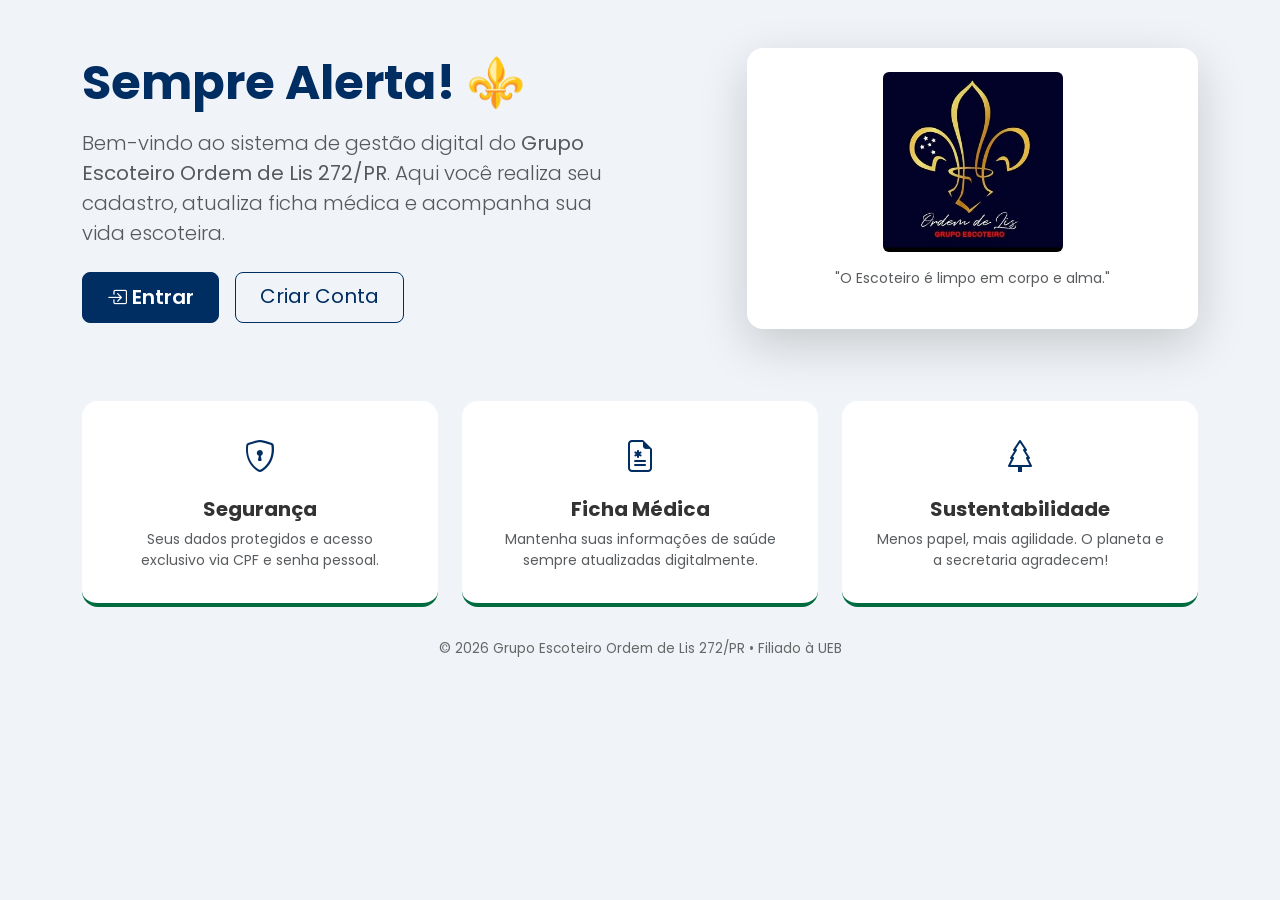
<file: index.html>
<!doctype html>
<html lang="pt-br">

<head>
  <meta charset="utf-8" />
  <meta name="viewport" content="width=device-width, initial-scale=1" />
  <title>Ordem de Lis 272/PR — Cadastro Digital</title>

  <!-- Bootstrap 5 CSS -->
  <link href="https://cdn.jsdelivr.net/npm/bootstrap@5.3.3/dist/css/bootstrap.min.css" rel="stylesheet">
  <!-- Ícones Bootstrap -->
  <link rel="stylesheet" href="https://cdn.jsdelivr.net/npm/bootstrap-icons@1.11.3/font/bootstrap-icons.min.css">
  <!-- CSS Personalizado (Tema Escoteiro) -->
  <link href="css/style.css" rel="stylesheet">

  <!-- Redireciona automaticamente para login após alguns segundos (comentado p/ testar layout) -->
  <!-- <meta http-equiv="refresh" content="6;url=login.html"> -->
</head>

<body>

  <div class="container py-5">
    <div class="row justify-content-center align-items-center">

      <!-- Lado Esquerdo: Boas vindas / Intro -->
      <div class="col-12 col-lg-6 mb-4 mb-lg-0 text-center text-lg-start">
        <img src="imagens/logo.jpg" alt="Logo Ordem de Lis" class="brand-logo-img mb-4 d-inline-block d-lg-none">

        <h1 class="display-5 fw-bold text-scout-blue mb-3">Sempre Alerta! ⚜️</h1>
        <p class="lead text-muted mb-4">
          Bem-vindo ao sistema de gestão digital do <strong>Grupo Escoteiro Ordem de Lis 272/PR</strong>.
          Aqui você realiza seu cadastro, atualiza ficha médica e acompanha sua vida escoteira.
        </p>

        <div class="d-grid gap-3 d-sm-flex justify-content-center justify-content-lg-start">
          <a href="login.html" class="btn btn-primary btn-lg px-4 gap-3">
            <i class="bi bi-box-arrow-in-right"></i> Entrar
          </a>
          <a href="registrar.html" class="btn btn-outline-primary btn-lg px-4">
            Criar Conta
          </a>
        </div>
      </div>

      <!-- Lado Direito: Card / Imagem (usando Card por enquanto) -->
      <div class="col-12 col-lg-5 offset-lg-1">
        <div class="card shadow-lg bg-white">
          <div class="card-body p-4 text-center">
            <img src="imagens/logo.jpg" alt="Logo Ordem de Lis" class="img-fluid rounded mb-3"
              style="max-height: 180px;">
            <p class="small text-muted">
              "O Escoteiro é limpo em corpo e alma."
            </p>
          </div>
        </div>
      </div>

    </div>

    <!-- Features Section -->
    <div class="row g-4 mt-5">
      <div class="col-12 col-md-4">
        <div class="feature-box text-center">
          <div class="feature-icon"><i class="bi bi-shield-lock"></i></div>
          <h5 class="fw-bold">Segurança</h5>
          <p class="small text-muted mb-0">Seus dados protegidos e acesso exclusivo via CPF e senha pessoal.</p>
        </div>
      </div>
      <div class="col-12 col-md-4">
        <div class="feature-box text-center">
          <div class="feature-icon"><i class="bi bi-file-earmark-medical"></i></div>
          <h5 class="fw-bold">Ficha Médica</h5>
          <p class="small text-muted mb-0">Mantenha suas informações de saúde sempre atualizadas digitalmente.</p>
        </div>
      </div>
      <div class="col-12 col-md-4">
        <div class="feature-box text-center">
          <div class="feature-icon"><i class="bi bi-tree"></i></div>
          <h5 class="fw-bold">Sustentabilidade</h5>
          <p class="small text-muted mb-0">Menos papel, mais agilidade. O planeta e a secretaria agradecem!</p>
        </div>
      </div>
    </div>

    <div class="text-center footer-text">
      © <span id="ano"></span> Grupo Escoteiro Ordem de Lis 272/PR • Filiado à UEB
    </div>
  </div>

  <script src="https://cdn.jsdelivr.net/npm/bootstrap@5.3.3/dist/js/bootstrap.bundle.min.js"></script>
  <script>
    document.getElementById('ano').textContent = new Date().getFullYear();
  </script>
</body>

</html>
</file>
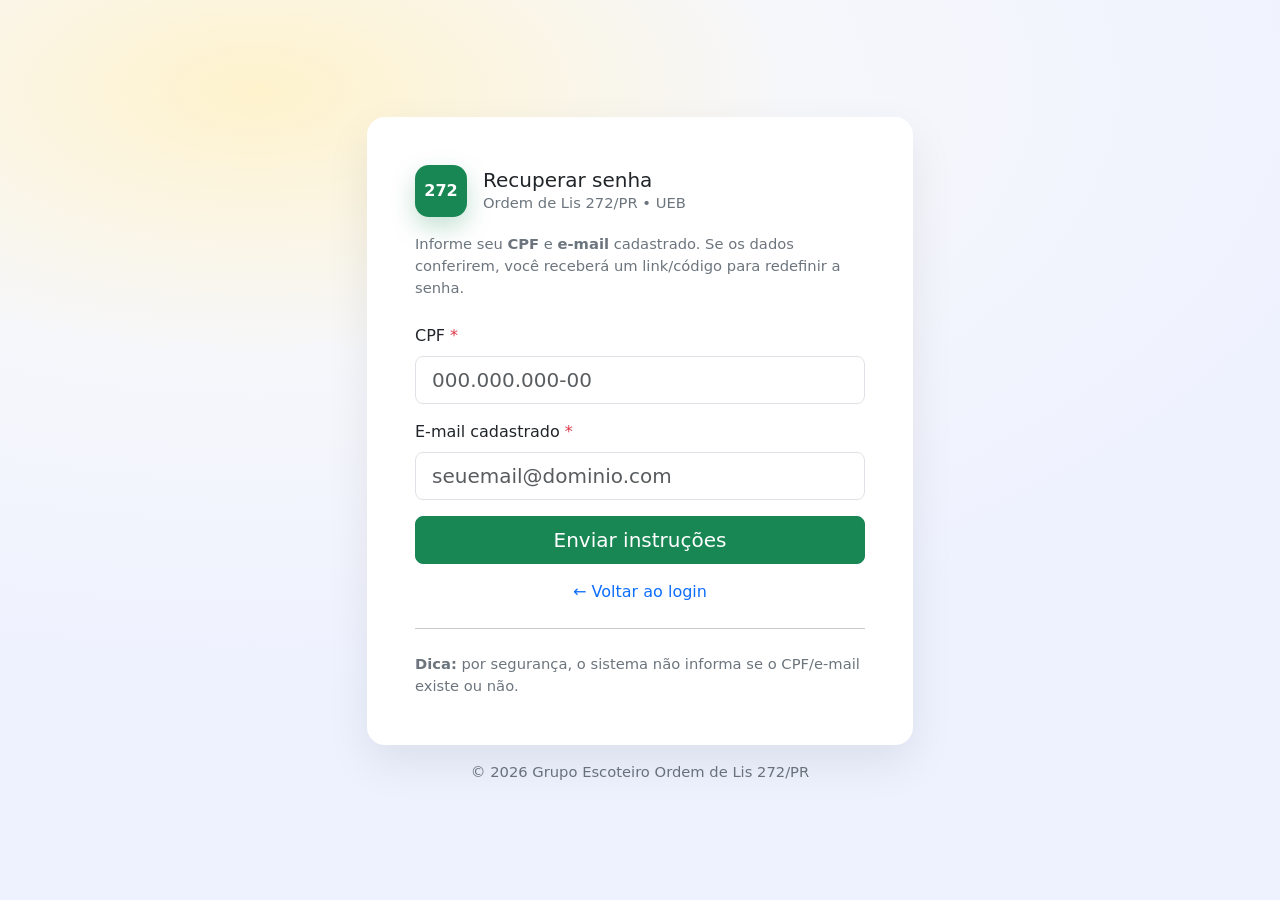
<file: esqueci_senha.html>
<!doctype html>
<html lang="pt-br">

<head>
  <meta charset="utf-8" />
  <meta name="viewport" content="width=device-width, initial-scale=1" />
  <title>Recuperar senha — Ordem de Lis 272/PR</title>

  <link href="https://cdn.jsdelivr.net/npm/bootstrap@5.3.3/dist/css/bootstrap.min.css" rel="stylesheet">

  <style>
    body {
      min-height: 100vh;
      background: radial-gradient(1200px 600px at 20% 10%, #fff3cd 0%, #f6f7fb 45%, #eef2ff 100%);
      display: flex;
      align-items: center;
    }

    .brand-badge {
      width: 52px;
      height: 52px;
      border-radius: 14px;
      display: flex;
      align-items: center;
      justify-content: center;
      background: #198754;
      color: #fff;
      font-weight: 800;
      box-shadow: 0 10px 25px rgba(25, 135, 84, .25);
    }

    .card {
      border: 0;
      border-radius: 18px;
      box-shadow: 0 18px 45px rgba(0, 0, 0, .08);
    }

    .small-muted {
      color: #6c757d;
      font-size: .92rem;
    }

    .req::after {
      content: " *";
      color: #dc3545;
    }
  </style>
</head>

<body>
  <div class="container">
    <div class="row justify-content-center">
      <div class="col-12 col-sm-10 col-md-7 col-lg-6">

        <div class="card">
          <div class="card-body p-4 p-md-5">

            <div class="d-flex align-items-center gap-3 mb-3">
              <div class="brand-badge">272</div>
              <div>
                <div class="h5 mb-0">Recuperar senha</div>
                <div class="small-muted">Ordem de Lis 272/PR • UEB</div>
              </div>
            </div>

            <p class="small-muted mb-4">
              Informe seu <strong>CPF</strong> e <strong>e-mail</strong> cadastrado.
              Se os dados conferirem, você receberá um link/código para redefinir a senha.
            </p>

            <div id="alertaErro" class="alert alert-danger d-none" role="alert"></div>
            <div id="alertaOk" class="alert alert-success d-none" role="alert">
              ✅ Se os dados existirem no cadastro, enviaremos as instruções para o seu e-mail.
              <div class="mt-2">
                <a class="btn btn-outline-success btn-sm" href="redefinir_senha.html">Já tenho o código/token</a>
              </div>
            </div>

            <!-- Quando integrar com PHP: action="recuperar_senha.php" -->
            <form id="formRecuperar" action="recuperar_senha.php" method="post" novalidate>


              <div class="mb-3">
                <label class="form-label req" for="cpf">CPF</label>
                <input class="form-control form-control-lg" id="cpf" name="cpf" inputmode="numeric"
                  autocomplete="username" placeholder="000.000.000-00" maxlength="14" required />
                <div class="invalid-feedback">Informe um CPF válido.</div>
              </div>

              <div class="mb-3">
                <label class="form-label req" for="email">E-mail cadastrado</label>
                <input class="form-control form-control-lg" id="email" name="email" type="email" autocomplete="email"
                  placeholder="seuemail@dominio.com" required />
                <div class="invalid-feedback">Informe um e-mail válido.</div>
              </div>

              <button class="btn btn-success btn-lg w-100" type="submit">Enviar instruções</button>

              <div class="text-center mt-3">
                <a class="link-primary text-decoration-none" href="login.html">← Voltar ao login</a>
              </div>

              <hr class="my-4">

              <div class="small-muted">
                <strong>Dica:</strong> por segurança, o sistema não informa se o CPF/e-mail existe ou não.
              </div>

            </form>
          </div>
        </div>

        <div class="text-center small-muted mt-3">
          © <span id="ano"></span> Grupo Escoteiro Ordem de Lis 272/PR
        </div>

      </div>
    </div>
  </div>

  <script>
    document.getElementById('ano').textContent = new Date().getFullYear();

    // Máscara CPF
    const cpf = document.getElementById('cpf');
    cpf.addEventListener('input', () => {
      let v = cpf.value.replace(/\D/g, '').slice(0, 11);
      v = v.replace(/(\d{3})(\d)/, '$1.$2');
      v = v.replace(/(\d{3})(\d)/, '$1.$2');
      v = v.replace(/(\d{3})(\d{1,2})$/, '$1-$2');
      cpf.value = v;
    });

    function cpfValido(cpfStr) {
      const s = (cpfStr || '').replace(/\D/g, '');
      if (s.length !== 11) return false;
      if (/^(\d)\1+$/.test(s)) return false;

      let soma = 0, resto = 0;

      for (let i = 1; i <= 9; i++) soma += parseInt(s.substring(i - 1, i)) * (11 - i);
      resto = (soma * 10) % 11;
      if (resto === 10 || resto === 11) resto = 0;
      if (resto !== parseInt(s.substring(9, 10))) return false;

      soma = 0;
      for (let i = 1; i <= 10; i++) soma += parseInt(s.substring(i - 1, i)) * (12 - i);
      resto = (soma * 10) % 11;
      if (resto === 10 || resto === 11) resto = 0;
      if (resto !== parseInt(s.substring(10, 11))) return false;

      return true;
    }

    const form = document.getElementById('formRecuperar');
    const email = document.getElementById('email');
    const alertaOk = document.getElementById('alertaOk');
    const alertaErro = document.getElementById('alertaErro');

    form.addEventListener('submit', (e) => {
      e.preventDefault();

      const cpfOk = cpfValido(cpf.value);
      const emailOk = (email.value || '').trim().length > 3 && email.checkValidity();

      cpf.classList.toggle('is-invalid', !cpfOk);
      email.classList.toggle('is-invalid', !emailOk);

      alertaErro.classList.add('d-none');
      alertaOk.classList.add('d-none');

      if (!cpfOk || !emailOk) {
        alertaErro.textContent = 'Verifique os campos obrigatórios e tente novamente.';
        alertaErro.classList.remove('d-none');
        return;
      }

      // Aqui será o POST real (PHP) quando integrar
      alertaOk.classList.remove('d-none');
      form.reset();
    });
  </script>
</body>

</html>
</file>
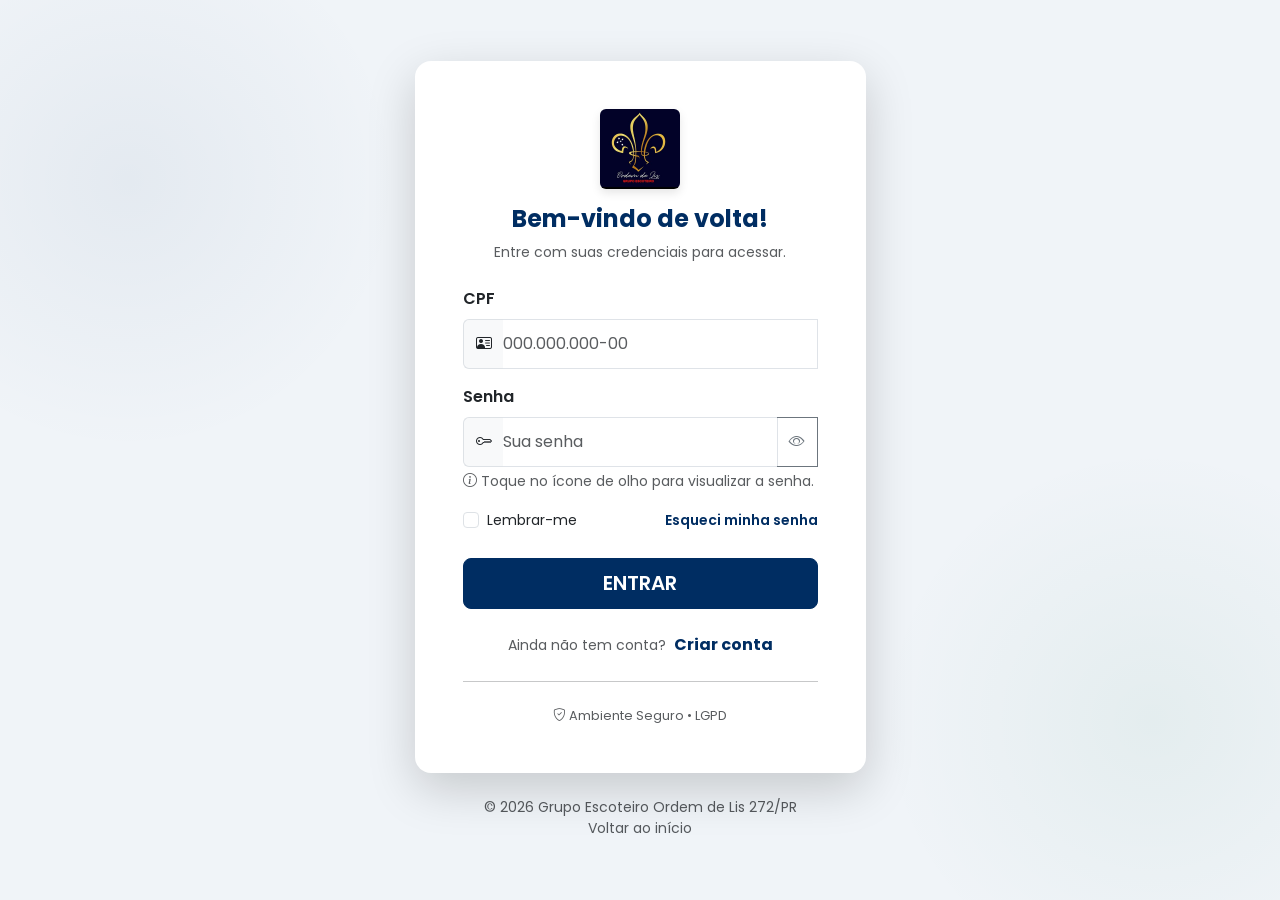
<file: login.html>
<!doctype html>
<html lang="pt-br">

<head>
  <meta charset="utf-8" />
  <meta name="viewport" content="width=device-width, initial-scale=1" />
  <title>Login — Grupo Escoteiro Ordem de Lis 272/PR</title>
  <link rel="icon" type="image/jpeg" href="imagens/logo.jpg">

  <link href="https://cdn.jsdelivr.net/npm/bootstrap@5.3.3/dist/css/bootstrap.min.css" rel="stylesheet">
  <link rel="stylesheet" href="https://cdn.jsdelivr.net/npm/bootstrap-icons@1.11.3/font/bootstrap-icons.min.css">
  <link href="css/style.css" rel="stylesheet">
</head>

<body class="scout-auth-bg d-flex align-items-center justify-content-center min-vh-100">
  <div class="container">
    <div class="row justify-content-center">
      <div class="col-12 col-sm-10 col-md-7 col-lg-5">

        <div class="card border-0 shadow-lg">
          <div class="card-body p-4 p-md-5">

            <div class="text-center mb-4">
              <img src="imagens/logo.jpg" alt="Logo 272" height="80" class="rounded mb-3 brand-logo-img">
              <h4 class="fw-bold text-scout-blue">Bem-vindo de volta!</h4>
              <p class="small text-muted">Entre com suas credenciais para acessar.</p>
            </div>

            <form id="formLogin" action="login.php" method="post" novalidate autocomplete="off">

              <div class="mb-3">
                <label class="form-label fw-semibold" for="cpf">CPF</label>
                <div class="input-group">
                  <span class="input-group-text bg-light border-end-0"><i class="bi bi-person-vcard"></i></span>
                  <input class="form-control border-start-0 ps-0" id="cpf" name="cpf" inputmode="numeric"
                    autocomplete="off" placeholder="000.000.000-00" maxlength="14" required />
                  <div class="invalid-feedback">Informe um CPF válido.</div>
                </div>
              </div>

              <div class="mb-3">
                <label class="form-label fw-semibold" for="senha">Senha</label>
                <div class="input-group">
                  <span class="input-group-text bg-light border-end-0"><i class="bi bi-key"></i></span>
                  <input class="form-control border-start-0 ps-0" id="senha" name="senha" type="password"
                    autocomplete="new-password" placeholder="Sua senha" required />
                  <button class="btn btn-outline-secondary border-start-0" type="button" id="btnToggleSenha"
                    aria-label="Mostrar senha"><i class="bi bi-eye"></i></button>
                  <div class="invalid-feedback">Informe a senha.</div>
                </div>
                <div class="form-text small-muted mt-1"><i class="bi bi-info-circle"></i> Toque no ícone de olho para
                  visualizar a senha.</div>
              </div>

              <div class="d-flex justify-content-between align-items-center mb-4">
                <div class="form-check">
                  <input class="form-check-input" type="checkbox" value="1" id="lembrar" name="lembrar">
                  <label class="form-check-label small" for="lembrar">Lembrar-me</label>
                </div>
                <a class="text-decoration-none small text-scout-blue fw-semibold" href="esqueci_senha.html">Esqueci
                  minha senha</a>
              </div>

              <button class="btn btn-primary btn-lg w-100 text-uppercase" type="submit">Entrar</button>

              <div class="text-center mt-4">
                <span class="text-muted small">Ainda não tem conta?</span>
                <a class="text-scout-blue fw-bold text-decoration-none ms-1" href="registrar.html">Criar conta</a>
              </div>

              <hr class="my-4 opacity-10">

              <div class="small text-muted text-center" style="font-size: 0.8rem;">
                <i class="bi bi-shield-check"></i> Ambiente Seguro • LGPD
              </div>

            </form>
          </div>
        </div>

        <div class="text-center mt-4 text-muted small">
          © <span id="ano"></span> Grupo Escoteiro Ordem de Lis 272/PR
          <br>
          <a href="index.html" class="text-decoration-none text-muted">Voltar ao início</a>
        </div>

      </div>
    </div>
  </div>

  <script>
    document.getElementById('ano').textContent = new Date().getFullYear();

    // Restringir entrada apenas para números (keydown/keypress)
    function apenasNumeros(e) {
      // Permite: backspace, delete, tab, escape, enter e .
      if ([46, 8, 9, 27, 13, 110, 190].indexOf(e.keyCode) !== -1 ||
        // Permite: Ctrl+A, Command+A
        (e.keyCode === 65 && (e.ctrlKey === true || e.metaKey === true)) ||
        // Permite: home, end, left, right, down, up
        (e.keyCode >= 35 && e.keyCode <= 40)) {
        return;
      }
      // Garante que é número e para o keypress
      if ((e.shiftKey || (e.keyCode < 48 || e.keyCode > 57)) && (e.keyCode < 96 || e.keyCode > 105)) {
        e.preventDefault();
      }
    }

    // Máscara de CPF (000.000.000-00)
    const cpf = document.getElementById('cpf');
    cpf.addEventListener('keydown', apenasNumeros); // Bloqueia não-números
    cpf.addEventListener('input', () => {
      let v = cpf.value.replace(/\D/g, '').slice(0, 11);
      v = v.replace(/(\d{3})(\d)/, '$1.$2');
      v = v.replace(/(\d{3})(\d)/, '$1.$2');
      v = v.replace(/(\d{3})(\d{1,2})$/, '$1-$2');
      cpf.value = v;
    });

    function cpfValido(cpfStr) {
      const s = (cpfStr || '').replace(/\D/g, '');
      if (s.length !== 11) return false;
      if (/^(\d)\1+$/.test(s)) return false;

      let soma = 0, resto = 0;

      for (let i = 1; i <= 9; i++) soma += parseInt(s.substring(i - 1, i)) * (11 - i);
      resto = (soma * 10) % 11;
      if (resto === 10 || resto === 11) resto = 0;
      if (resto !== parseInt(s.substring(9, 10))) return false;

      soma = 0;
      for (let i = 1; i <= 10; i++) soma += parseInt(s.substring(i - 1, i)) * (12 - i);
      resto = (soma * 10) % 11;
      if (resto === 10 || resto === 11) resto = 0;
      if (resto !== parseInt(s.substring(10, 11))) return false;

      return true;
    }

    // Mostrar/ocultar senha
    const senha = document.getElementById('senha');
    const btnToggle = document.getElementById('btnToggleSenha');
    btnToggle.addEventListener('click', () => {
      const isPass = senha.type === 'password';
      senha.type = isPass ? 'text' : 'password';
      // Troca ícone do Bootstrap Icons
      btnToggle.innerHTML = isPass ? '<i class="bi bi-eye-slash"></i>' : '<i class="bi bi-eye"></i>';
      btnToggle.setAttribute('aria-label', isPass ? 'Ocultar senha' : 'Mostrar senha');
    });

    // Validação básica
    const form = document.getElementById('formLogin');
    form.addEventListener('submit', (e) => {
      const cpfOk = cpfValido(cpf.value);
      const senhaOk = (senha.value || '').trim().length > 0;

      cpf.classList.toggle('is-invalid', !cpfOk);
      senha.classList.toggle('is-invalid', !senhaOk);

      if (!cpfOk || !senhaOk) {
        e.preventDefault();
        e.stopPropagation();
      }
    });
  </script>
  <!-- Modal de Aviso -->
  <div class="modal fade" id="modalAviso" tabindex="-1" aria-labelledby="modalAvisoLabel" aria-hidden="true">
    <div class="modal-dialog modal-dialog-centered">
      <div class="modal-content">
        <div class="modal-header">
          <h1 class="modal-title fs-5" id="modalAvisoLabel">Aviso</h1>
          <button type="button" class="btn-close" data-bs-dismiss="modal" aria-label="Fechar"></button>
        </div>
        <div class="modal-body" id="modalAvisoBody">
          ...
        </div>
        <div class="modal-footer">
          <button type="button" class="btn btn-primary" data-bs-dismiss="modal">Entendido</button>
        </div>
      </div>
    </div>
  </div>

  <script src="https://cdn.jsdelivr.net/npm/bootstrap@5.3.3/dist/js/bootstrap.bundle.min.js"></script>
  <script>
    // Verificação de mensagens via URL (?err=... ou ?ok=...)
    const params = new URLSearchParams(window.location.search);
    const err = params.get('err');
    const ok = params.get('ok');

    if (err || ok) {
      const modalElement = document.getElementById('modalAviso');
      const modalBody = document.getElementById('modalAvisoBody');
      const modalLabel = document.getElementById('modalAvisoLabel');

      if (err) {
        modalLabel.textContent = 'Atenção';
        modalLabel.classList.add('text-danger');
        modalBody.textContent = decodeURIComponent(err);
      } else {
        modalLabel.textContent = 'Sucesso';
        modalLabel.classList.add('text-success');
        modalBody.textContent = decodeURIComponent(ok);
      }

      const modal = new bootstrap.Modal(modalElement);
      modal.show();

      // Limpa a URL para não ficar mostrando o erro ao atualizar
      window.history.replaceState({}, document.title, window.location.pathname);
    }
  </script>
</body>

</html>
</file>
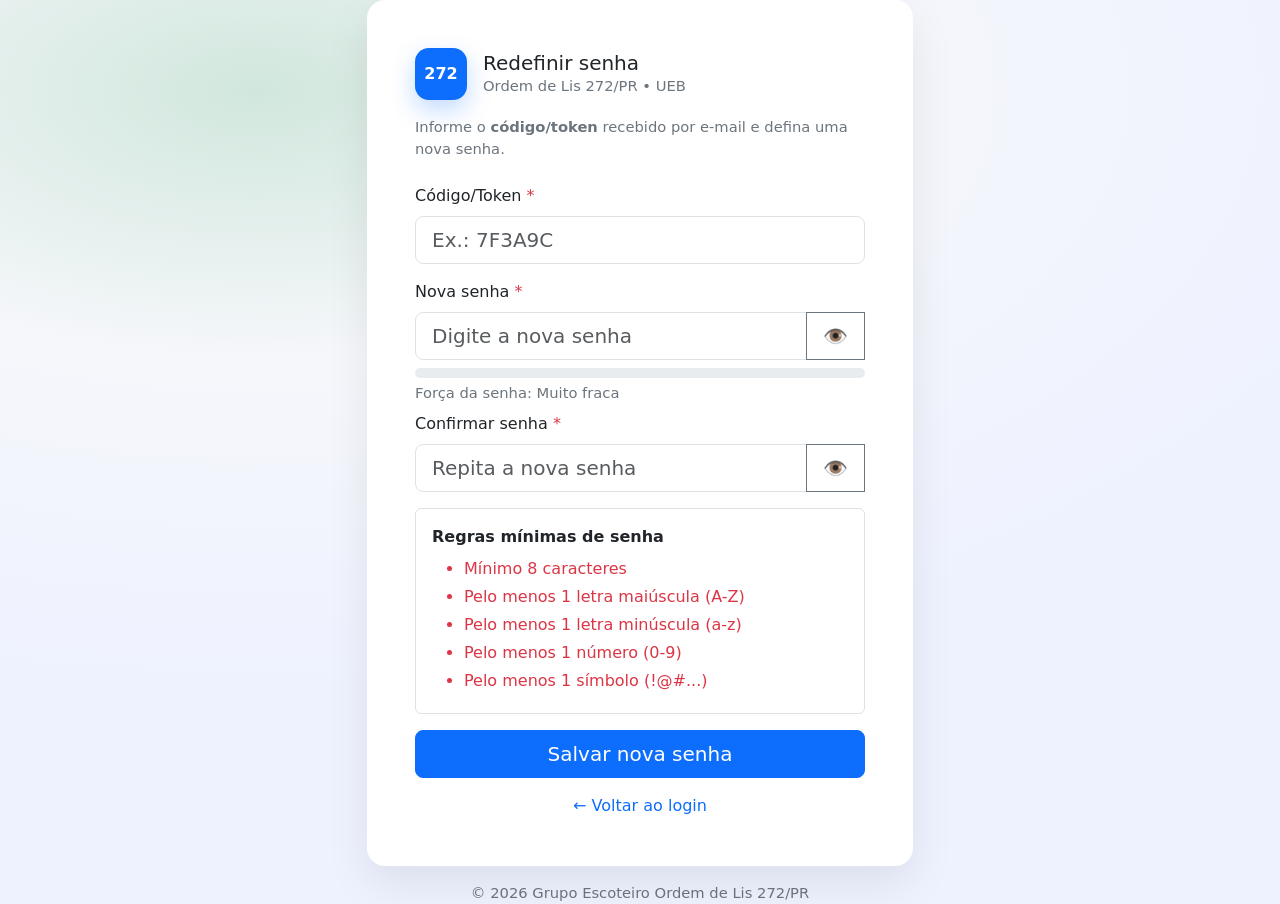
<file: redefinir_senha.html>
<!doctype html>
<html lang="pt-br">

<head>
  <meta charset="utf-8" />
  <meta name="viewport" content="width=device-width, initial-scale=1" />
  <title>Redefinir senha — Ordem de Lis 272/PR</title>

  <link href="https://cdn.jsdelivr.net/npm/bootstrap@5.3.3/dist/css/bootstrap.min.css" rel="stylesheet">

  <style>
    body {
      min-height: 100vh;
      background: radial-gradient(1200px 600px at 20% 10%, #d1e7dd 0%, #f6f7fb 45%, #eef2ff 100%);
      display: flex;
      align-items: center;
    }

    .brand-badge {
      width: 52px;
      height: 52px;
      border-radius: 14px;
      display: flex;
      align-items: center;
      justify-content: center;
      background: #0d6efd;
      color: #fff;
      font-weight: 800;
      box-shadow: 0 10px 25px rgba(13, 110, 253, .25);
    }

    .card {
      border: 0;
      border-radius: 18px;
      box-shadow: 0 18px 45px rgba(0, 0, 0, .08);
    }

    .small-muted {
      color: #6c757d;
      font-size: .92rem;
    }

    .req::after {
      content: " *";
      color: #dc3545;
    }

    .pw-rules li {
      margin-bottom: 4px;
    }

    .pw-ok {
      color: #198754;
    }

    .pw-bad {
      color: #dc3545;
    }
  </style>
</head>

<body>
  <div class="container">
    <div class="row justify-content-center">
      <div class="col-12 col-sm-10 col-md-7 col-lg-6">

        <div class="card">
          <div class="card-body p-4 p-md-5">

            <div class="d-flex align-items-center gap-3 mb-3">
              <div class="brand-badge">272</div>
              <div>
                <div class="h5 mb-0">Redefinir senha</div>
                <div class="small-muted">Ordem de Lis 272/PR • UEB</div>
              </div>
            </div>

            <p class="small-muted mb-4">
              Informe o <strong>código/token</strong> recebido por e-mail e defina uma nova senha.
            </p>

            <div id="alertaErro" class="alert alert-danger d-none" role="alert"></div>
            <div id="alertaOk" class="alert alert-success d-none" role="alert">
              ✅ Senha redefinida com sucesso! Agora você pode entrar no sistema.
            </div>

            <!-- No futuro: action="redefinir_senha.php" -->
            <form id="formRedefinir" action="redefinir_senha.php" method="post" novalidate>


              <div class="mb-3">
                <label class="form-label req" for="token">Código/Token</label>
                <input class="form-control form-control-lg" id="token" name="token" autocomplete="one-time-code"
                  placeholder="Ex.: 7F3A9C" required />
                <div class="invalid-feedback">Informe o código/token.</div>
              </div>

              <div class="mb-2">
                <label class="form-label req" for="senha1">Nova senha</label>
                <div class="input-group input-group-lg">
                  <input class="form-control" id="senha1" name="senha1" type="password" autocomplete="new-password"
                    placeholder="Digite a nova senha" required />
                  <button class="btn btn-outline-secondary" type="button" id="toggle1"
                    aria-label="Mostrar senha">👁</button>
                  <div class="invalid-feedback">Informe uma senha válida.</div>
                </div>

                <div class="mt-2">
                  <div class="progress" style="height:10px;">
                    <div id="pwBar" class="progress-bar" role="progressbar" style="width:0%"></div>
                  </div>
                  <div id="pwHint" class="small-muted mt-1">Força da senha: —</div>
                </div>
              </div>

              <div class="mb-3">
                <label class="form-label req" for="senha2">Confirmar senha</label>
                <div class="input-group input-group-lg">
                  <input class="form-control" id="senha2" name="senha2" type="password" autocomplete="new-password"
                    placeholder="Repita a nova senha" required />
                  <button class="btn btn-outline-secondary" type="button" id="toggle2"
                    aria-label="Mostrar senha">👁</button>
                  <div class="invalid-feedback">As senhas não conferem.</div>
                </div>
              </div>

              <div class="border rounded p-3 bg-white mb-3">
                <div class="fw-semibold mb-2">Regras mínimas de senha</div>
                <ul class="pw-rules mb-0" id="pwRules">
                  <li data-rule="len" class="pw-bad">Mínimo 8 caracteres</li>
                  <li data-rule="upper" class="pw-bad">Pelo menos 1 letra maiúscula (A-Z)</li>
                  <li data-rule="lower" class="pw-bad">Pelo menos 1 letra minúscula (a-z)</li>
                  <li data-rule="num" class="pw-bad">Pelo menos 1 número (0-9)</li>
                  <li data-rule="sym" class="pw-bad">Pelo menos 1 símbolo (!@#...)</li>
                </ul>
              </div>

              <button class="btn btn-primary btn-lg w-100" type="submit">Salvar nova senha</button>

              <div class="text-center mt-3">
                <a class="link-primary text-decoration-none" href="login.html">← Voltar ao login</a>
              </div>

            </form>
          </div>
        </div>

        <div class="text-center small-muted mt-3">
          © <span id="ano"></span> Grupo Escoteiro Ordem de Lis 272/PR
        </div>

      </div>
    </div>
  </div>

  <script>
    document.getElementById('ano').textContent = new Date().getFullYear();

    const token = document.getElementById('token');
    const s1 = document.getElementById('senha1');
    const s2 = document.getElementById('senha2');

    const alertaOk = document.getElementById('alertaOk');
    const alertaErro = document.getElementById('alertaErro');

    const pwBar = document.getElementById('pwBar');
    const pwHint = document.getElementById('pwHint');
    const rulesEl = document.getElementById('pwRules');

    function setRule(rule, ok) {
      const li = rulesEl.querySelector(`li[data-rule="${rule}"]`);
      if (!li) return;
      li.classList.toggle('pw-ok', ok);
      li.classList.toggle('pw-bad', !ok);
    }

    function evalPassword(pw) {
      const r = {
        len: pw.length >= 8,
        upper: /[A-Z]/.test(pw),
        lower: /[a-z]/.test(pw),
        num: /[0-9]/.test(pw),
        sym: /[^A-Za-z0-9]/.test(pw)
      };
      const score = Object.values(r).filter(Boolean).length; // 0..5
      return { r, score };
    }

    function updateStrength() {
      const pw = s1.value || '';
      const { r, score } = evalPassword(pw);

      setRule('len', r.len);
      setRule('upper', r.upper);
      setRule('lower', r.lower);
      setRule('num', r.num);
      setRule('sym', r.sym);

      const pct = (score / 5) * 100;
      pwBar.style.width = pct + '%';

      const label = ['Muito fraca', 'Fraca', 'Média', 'Boa', 'Forte', 'Muito forte'][score] || '—';
      pwHint.textContent = 'Força da senha: ' + label;
    }

    s1.addEventListener('input', () => {
      updateStrength();
      if (s2.value) s2.dispatchEvent(new Event('input'));
    });

    s2.addEventListener('input', () => {
      const ok = s2.value === s1.value && s2.value.length > 0;
      s2.classList.toggle('is-invalid', !ok);
      s2.classList.toggle('is-valid', ok);
    });

    function toggle(btnId, input) {
      const btn = document.getElementById(btnId);
      btn.addEventListener('click', () => {
        const isPass = input.type === 'password';
        input.type = isPass ? 'text' : 'password';
        btn.textContent = isPass ? '🙈' : '👁';
        btn.setAttribute('aria-label', isPass ? 'Ocultar senha' : 'Mostrar senha');
      });
    }
    toggle('toggle1', s1);
    toggle('toggle2', s2);

    document.getElementById('formRedefinir').addEventListener('submit', (e) => {
      e.preventDefault();

      alertaOk.classList.add('d-none');
      alertaErro.classList.add('d-none');

      const tokOk = (token.value || '').trim().length >= 4;
      token.classList.toggle('is-invalid', !tokOk);

      const { score } = evalPassword(s1.value || '');
      const senhaOk = score >= 4; // exige 4 de 5 regras
      s1.classList.toggle('is-invalid', !senhaOk);

      const confOk = s2.value === s1.value && s2.value.length > 0;
      s2.classList.toggle('is-invalid', !confOk);

      if (!tokOk || !senhaOk || !confOk) {
        alertaErro.textContent = 'Verifique o token e as regras da senha.';
        alertaErro.classList.remove('d-none');
        return;
      }

      // Aqui será o POST real + validação token (no PHP)
      alertaOk.classList.remove('d-none');
      e.target.reset();
      pwBar.style.width = '0%';
      pwHint.textContent = 'Força da senha: —';
      ['len', 'upper', 'lower', 'num', 'sym'].forEach(k => setRule(k, false));
      token.classList.remove('is-invalid');
      s1.classList.remove('is-invalid', 'is-valid');
      s2.classList.remove('is-invalid', 'is-valid');
    });

    updateStrength();
  </script>
</body>

</html>
</file>
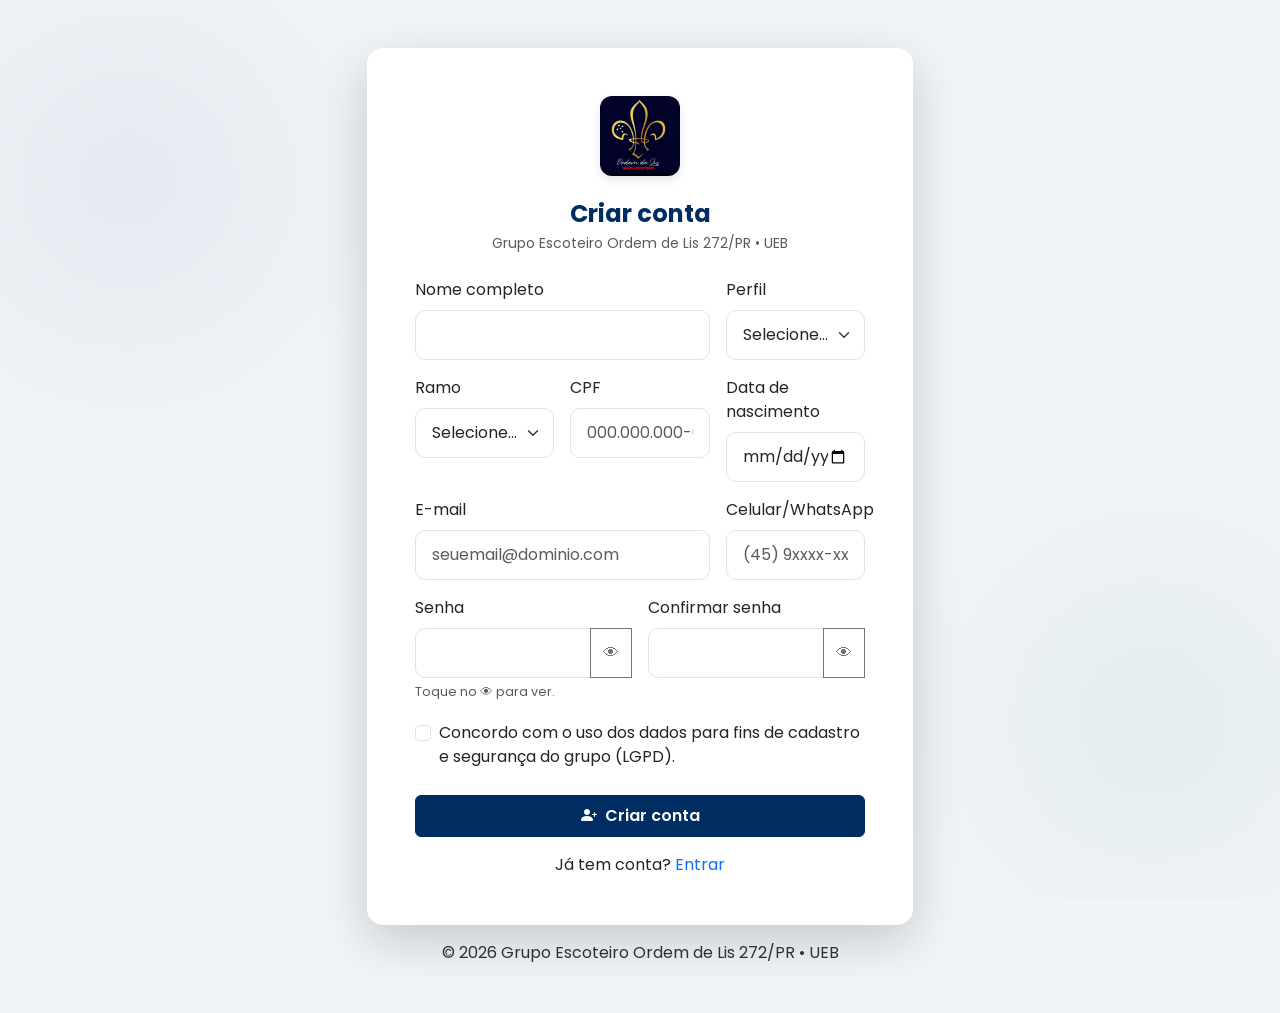
<file: registrar.html>
<!doctype html>
<html lang="pt-br">

<head>
  <meta charset="utf-8" />
  <meta name="viewport" content="width=device-width, initial-scale=1" />
  <title>Criar conta — Ordem de Lis 272/PR</title>
  <link rel="icon" type="image/jpeg" href="imagens/logo.jpg">

  <link href="https://cdn.jsdelivr.net/npm/bootstrap@5.3.3/dist/css/bootstrap.min.css" rel="stylesheet">

  <link href="css/style.css" rel="stylesheet">
  <link rel="stylesheet" href="https://cdn.jsdelivr.net/npm/bootstrap-icons@1.11.3/font/bootstrap-icons.min.css">

</head>

<body class="scout-auth-bg">
  <div class="container h-100 d-flex flex-column justify-content-center py-5">
    <div class="row justify-content-center">
      <div class="col-12 col-sm-10 col-md-8 col-lg-6">

        <div class="card shadow-lg">
          <div class="card-body p-4 p-md-5">

            <div class="brand-logo-container">
              <img src="imagens/logo.jpg" alt="Logo 272" class="brand-logo-img">
            </div>

            <div class="text-center mb-4">
              <h2 class="h4 fw-bold text-scout-blue mb-1">Criar conta</h2>
              <p class="small text-muted mb-0">Grupo Escoteiro Ordem de Lis 272/PR • UEB</p>
            </div>



            <!-- IMPORTANTE: action aponta para registrar.php -->
            <form id="formRegister" action="registrar.php" method="post" novalidate autocomplete="off">

              <div class="row g-3">
                <div class="col-12 col-md-8">
                  <label class="form-label req" for="nome">Nome completo</label>
                  <input class="form-control" id="nome" name="nome" required minlength="3" />
                  <div class="invalid-feedback">Informe o nome completo.</div>
                </div>

                <div class="col-12 col-md-4">
                  <label class="form-label req" for="perfil">Perfil</label>
                  <select class="form-select" id="perfil" name="perfil" required>
                    <option value="" selected disabled>Selecione...</option>
                    <option value="jovem">Jovem</option>
                    <option value="chefe">Chefe</option>
                  </select>
                  <div class="invalid-feedback">Selecione um perfil.</div>
                </div>

                <div class="col-12 col-md-4">
                  <label class="form-label req" for="ramo">Ramo</label>
                  <select class="form-select" id="ramo" name="ramo" required>
                    <option value="" selected disabled>Selecione...</option>
                    <option value="lobinho">Lobinho</option>
                    <option value="escoteiro">Escoteiro</option>
                    <option value="senior">Sênior</option>
                    <option value="pioneiro">Pioneiro</option>
                    <option value="chefia">Chefia</option>
                  </select>
                  <div class="invalid-feedback">Selecione um ramo.</div>
                </div>

                <div class="col-12 col-md-4">
                  <label class="form-label req" for="cpf">CPF</label>
                  <input class="form-control" id="cpf" name="cpf" inputmode="numeric" placeholder="000.000.000-00"
                    maxlength="14" required />
                  <div class="invalid-feedback">Informe um CPF válido.</div>
                </div>

                <div class="col-12 col-md-4">
                  <label class="form-label req" for="data_nascimento">Data de nascimento</label>
                  <input class="form-control" type="date" id="data_nascimento" name="data_nascimento" required />
                  <div class="invalid-feedback">Informe a data de nascimento.</div>
                </div>

                <div class="col-12 col-md-8">
                  <label class="form-label req" for="email">E-mail</label>
                  <input class="form-control" id="email" name="email" type="email" placeholder="seuemail@dominio.com"
                    autocomplete="new-password" required />
                  <div class="invalid-feedback">Informe um e-mail válido.</div>
                </div>

                <div class="col-12 col-md-4">
                  <label class="form-label" for="celular">Celular/WhatsApp</label>
                  <input class="form-control" id="celular" name="celular" placeholder="(45) 9xxxx-xxxx" />
                </div>

                <div class="col-12 col-md-6">
                  <label class="form-label req" for="senha1">Senha</label>
                  <div class="input-group">
                    <input class="form-control" id="senha1" name="senha1" type="password" required
                      autocomplete="new-password" />
                    <button class="btn btn-outline-secondary" type="button"
                      onclick="togglePass('senha1', this)">👁</button>
                    <div class="invalid-feedback">Informe a senha.</div>
                  </div>
                  <div class="form-text small-muted" style="font-size: 0.8rem;">Toque no 👁 para ver.</div>
                </div>

                <div class="col-12 col-md-6">
                  <label class="form-label req" for="senha2">Confirmar senha</label>
                  <div class="input-group">
                    <input class="form-control" id="senha2" name="senha2" type="password" required
                      autocomplete="new-password" />
                    <button class="btn btn-outline-secondary" type="button"
                      onclick="togglePass('senha2', this)">👁</button>
                    <div class="invalid-feedback">As senhas devem ser iguais.</div>
                  </div>
                </div>

                <div class="col-12">
                  <div class="form-check mt-1">
                    <input class="form-check-input" type="checkbox" value="1" id="lgpd" name="lgpd" required>
                    <label class="form-check-label req" for="lgpd">
                      Concordo com o uso dos dados para fins de cadastro e segurança do grupo (LGPD).
                    </label>
                    <div class="invalid-feedback">Você precisa aceitar a LGPD.</div>
                  </div>
                </div>
              </div>

              <button class="btn btn-primary w-100 mt-4 py-2" type="submit">
                <i class="bi bi-person-plus-fill me-2"></i>Criar conta
              </button>

              <div class="text-center mt-3 small-muted">
                Já tem conta? <a class="text-decoration-none" href="login.html">Entrar</a>
              </div>

            </form>
          </div>
        </div>

        <div class="text-center small-muted mt-3">
          © <span id="ano"></span> Grupo Escoteiro Ordem de Lis 272/PR • UEB
        </div>

      </div>
    </div>
  </div>

  <!-- Modal de Aviso -->
  <div class="modal fade" id="modalAviso" tabindex="-1" aria-labelledby="modalAvisoLabel" aria-hidden="true">
    <div class="modal-dialog modal-dialog-centered">
      <div class="modal-content">
        <div class="modal-header">
          <h1 class="modal-title fs-5" id="modalAvisoLabel">Aviso</h1>
          <button type="button" class="btn-close" data-bs-dismiss="modal" aria-label="Fechar"></button>
        </div>
        <div class="modal-body" id="modalAvisoBody">
          ...
        </div>
        <div class="modal-footer">
          <button type="button" class="btn btn-primary" data-bs-dismiss="modal">Entendido</button>
        </div>
      </div>
    </div>
  </div>

  <script src="https://cdn.jsdelivr.net/npm/bootstrap@5.3.3/dist/js/bootstrap.bundle.min.js"></script>
  <script>
    document.getElementById('ano').textContent = new Date().getFullYear();

    // Verificação de mensagens via URL (?err=... ou ?ok=...)
    const params = new URLSearchParams(window.location.search);
    const err = params.get('err');
    const ok = params.get('ok');

    if (err || ok) {
      const modalElement = document.getElementById('modalAviso');
      const modalBody = document.getElementById('modalAvisoBody');
      const modalLabel = document.getElementById('modalAvisoLabel');

      if (err) {
        modalLabel.textContent = 'Atenção';
        modalLabel.classList.add('text-danger');
        modalBody.textContent = decodeURIComponent(err);
      } else {
        modalLabel.textContent = 'Sucesso';
        modalLabel.classList.add('text-success');
        modalBody.textContent = decodeURIComponent(ok);
      }

      const modal = new bootstrap.Modal(modalElement);
      modal.show();

      // Limpa a URL para não ficar mostrando o erro ao atualizar
      window.history.replaceState({}, document.title, window.location.pathname);
    }

    // Restringir entrada apenas para números (keydown/keypress)
    function apenasNumeros(e) {
      if ([46, 8, 9, 27, 13, 110, 190].indexOf(e.keyCode) !== -1 ||
        (e.keyCode === 65 && (e.ctrlKey === true || e.metaKey === true)) ||
        (e.keyCode >= 35 && e.keyCode <= 40)) {
        return;
      }
      if ((e.shiftKey || (e.keyCode < 48 || e.keyCode > 57)) && (e.keyCode < 96 || e.keyCode > 105)) {
        e.preventDefault();
      }
    }

    // máscara CPF
    const cpf = document.getElementById('cpf');
    // cpf.addEventListener('keydown', apenasNumeros);
    cpf.addEventListener('input', () => {
      let v = cpf.value.replace(/\D/g, '').slice(0, 11);
      v = v.replace(/(\d{3})(\d)/, '$1.$2');
      v = v.replace(/(\d{3})(\d)/, '$1.$2');
      v = v.replace(/(\d{3})(\d{1,2})$/, '$1-$2');
      cpf.value = v;
    });

    const celular = document.getElementById('celular');
    if (celular) {
      // celular.addEventListener('keydown', apenasNumeros);
      celular.addEventListener('input', () => {
        // Máscara simples de celular (00) 00000-0000
        let v = celular.value.replace(/\D/g, '').slice(0, 11);
        v = v.replace(/^(\d{2})(\d)/g, '($1) $2');
        v = v.replace(/(\d)(\d{4})$/, '$1-$2');
        celular.value = v;
      });
    }

    // validação simples + checagem de senha igual (sem bloquear POST quando ok)
    const form = document.getElementById('formRegister');
    form.addEventListener('submit', (e) => {
      const s1 = document.getElementById('senha1');
      const s2 = document.getElementById('senha2');

      // se HTML5 invalidar campos
      if (!form.checkValidity()) {
        e.preventDefault();
        e.stopPropagation();
      }

      const iguais = (s1.value || '') === (s2.value || '');
      s2.classList.toggle('is-invalid', !iguais);

      if (!iguais) {
        e.preventDefault();
        e.stopPropagation();
      }

      form.classList.add('was-validated');
    });
    function togglePass(id, btn) {
      const input = document.getElementById(id);
      const isPass = input.type === 'password';
      input.type = isPass ? 'text' : 'password';
      btn.innerHTML = isPass ? '<i class="bi bi-eye-slash"></i>' : '<i class="bi bi-eye"></i>';
    }
  </script>
</body>

</html>
</file>
<file: css/style.css>
/* CSS - Tema Escoteiro Ordem de Lis 272/PR */
/* Importando fonte moderna 'Poppins' */
@import url('https://fonts.googleapis.com/css2?family=Poppins:wght@300;400;600;700&display=swap');

:root {
    /* Paleta de Cores Escoteira */
    --scout-blue: #002D62;
    /* Azul Marinho Profundo */
    --scout-blue-light: #004B8D;
    --scout-green: #006B3F;
    /* Verde Musgo/Escoteiro */
    --scout-yellow: #FFCE00;
    /* Amarelo/Dourado para destaques (Lenço/Flor de Lis) */
    --scout-bg: #F0F4F8;
    /* Fundo claro azulado */
    --text-dark: #333333;
    --text-muted: #666666;
}

body {
    font-family: 'Poppins', sans-serif;
    background-color: var(--scout-bg);
    color: var(--text-dark);
    min-height: 100vh;
}

/* Fundo especial para páginas de autenticação */
.scout-auth-bg {
    background-color: var(--scout-bg);
    background-image:
        radial-gradient(circle at 10% 20%, rgba(0, 45, 98, 0.05) 0%, transparent 20%),
        radial-gradient(circle at 90% 80%, rgba(0, 107, 63, 0.05) 0%, transparent 20%);
    background-attachment: fixed;
}

/* Utilitários de fundo */
.bg-scout-blue {
    background-color: var(--scout-blue) !important;
    color: white;
}

.bg-scout-green {
    background-color: var(--scout-green) !important;
    color: white;
}

.text-scout-blue {
    color: var(--scout-blue) !important;
}

/* Botões Personalizados */
.btn-primary {
    background-color: var(--scout-blue);
    border-color: var(--scout-blue);
    font-weight: 600;
    padding: 0.6rem 1.2rem;
    transition: all 0.3s ease;
}

.btn-primary:hover {
    background-color: var(--scout-blue-light);
    border-color: var(--scout-blue-light);
    transform: translateY(-1px);
}

.btn-outline-primary {
    color: var(--scout-blue);
    border-color: var(--scout-blue);
}

.btn-outline-primary:hover {
    background-color: var(--scout-blue);
    color: white;
}

/* Cards com estilo moderno */
.card {
    border: none;
    border-radius: 16px;
    box-shadow: 0 4px 20px rgba(0, 45, 98, 0.08);
    /* Sombra azulada suave */
    transition: transform 0.3s ease;
}

.card:hover {
    /* Leve efeito de elevação ao passar o mouse */
    transform: translateY(-3px);
}

/* Formulários */
.form-control,
.form-select {
    border-radius: 10px;
    padding: 0.75rem 1rem;
    border: 1.5px solid #dfe3e8;
}

.form-control:focus,
.form-select:focus {
    border-color: var(--scout-blue);
    box-shadow: 0 0 0 0.25rem rgba(0, 45, 98, 0.15);
}

/* Badge da marca/Logo */
.brand-logo-container {
    display: flex;
    justify-content: center;
    margin-bottom: 1.5rem;
}

.brand-logo-img {
    max-height: 80px;
    border-radius: 12px;
    box-shadow: 0 4px 10px rgba(0, 0, 0, 0.1);
}

/* Landing Page Features */
.feature-box {
    background: white;
    padding: 2rem;
    border-radius: 16px;
    height: 100%;
    border-bottom: 4px solid var(--scout-green);
    /* Detalhe verde na base */
    transition: all 0.3s;
}

.feature-box:hover {
    transform: translateY(-5px);
    box-shadow: 0 10px 30px rgba(0, 0, 0, 0.1);
}

.feature-icon {
    font-size: 2rem;
    margin-bottom: 1rem;
    color: var(--scout-blue);
}

/* Navbar (Painel) */
.navbar-scout {
    background-color: var(--scout-blue);
    box-shadow: 0 2px 10px rgba(0, 0, 0, 0.1);
}

.navbar-scout .navbar-brand {
    color: white;
    font-weight: 700;
}

.navbar-scout .nav-link {
    color: rgba(255, 255, 255, 0.85);
}

.navbar-scout .nav-link:hover {
    color: white;
}

/* Footer */
.footer-text {
    font-size: 0.85rem;
    color: var(--text-muted);
    margin-top: 2rem;
}
</file>
